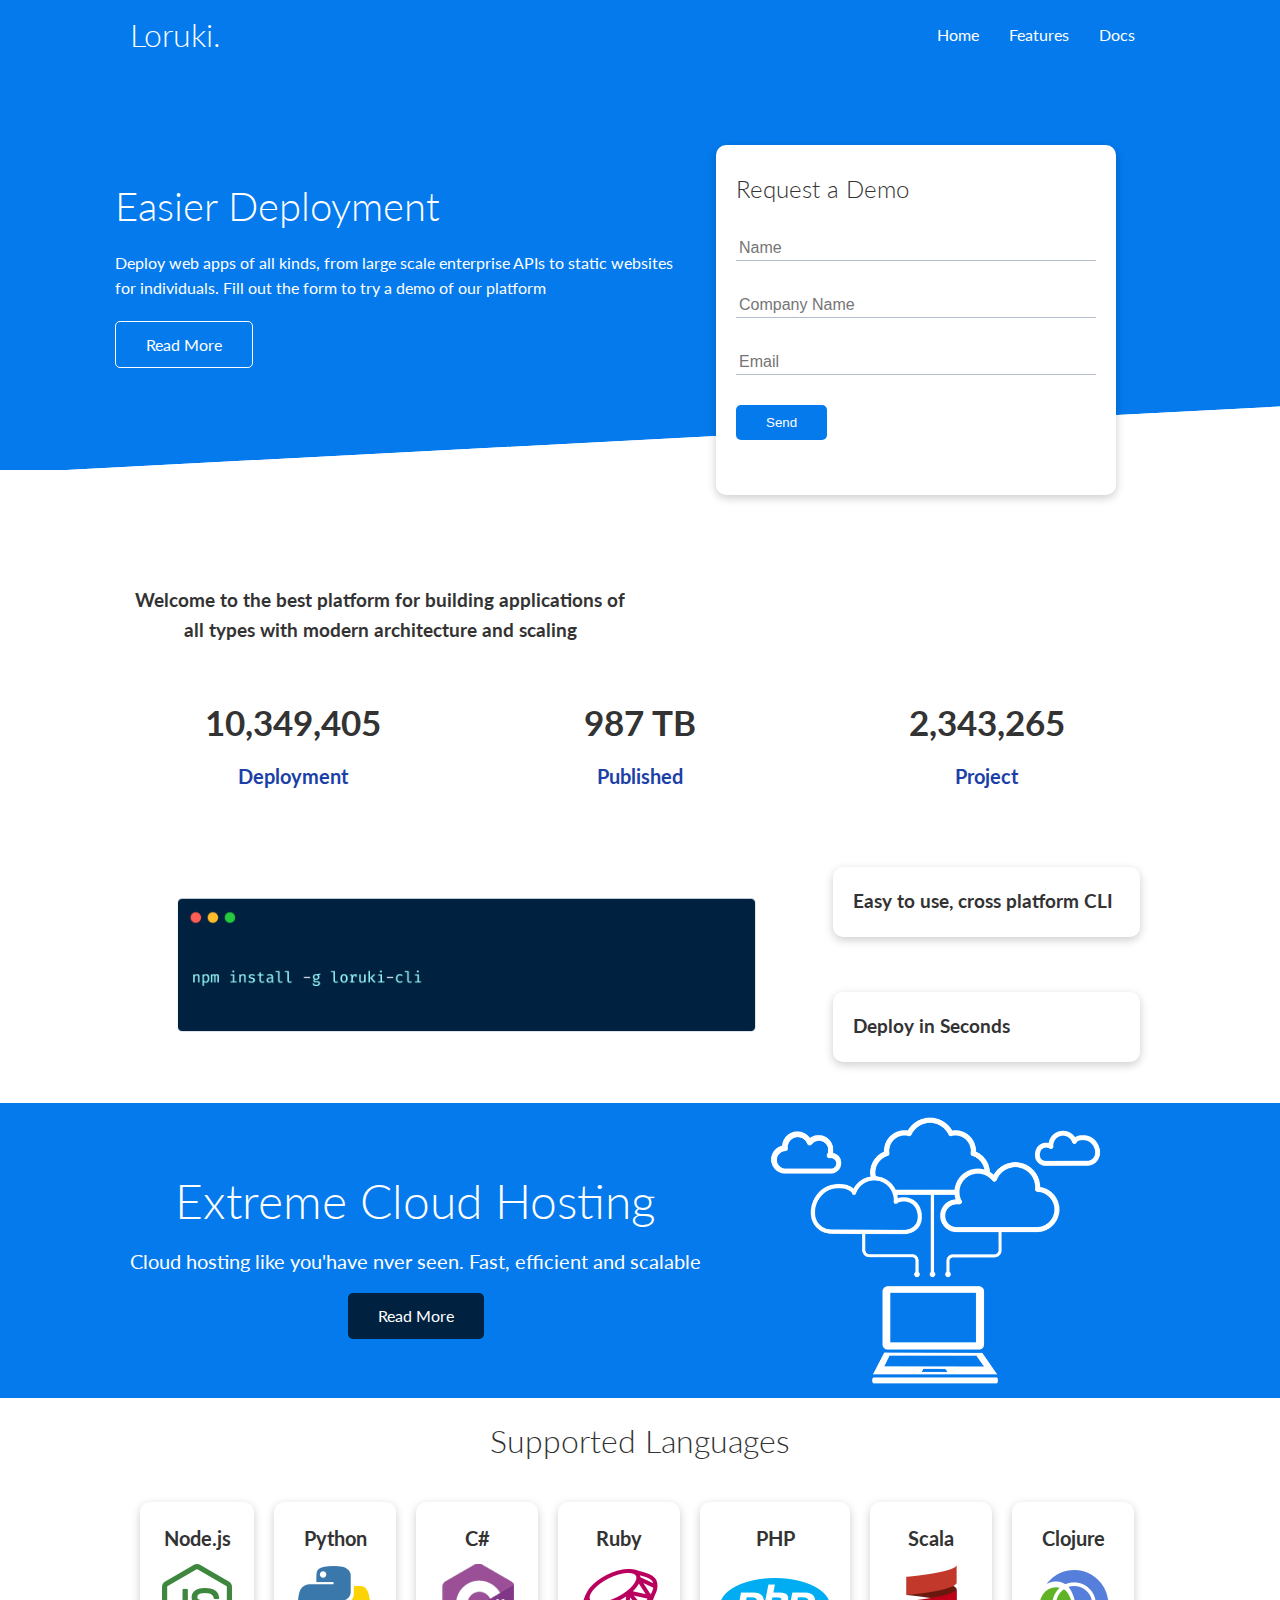
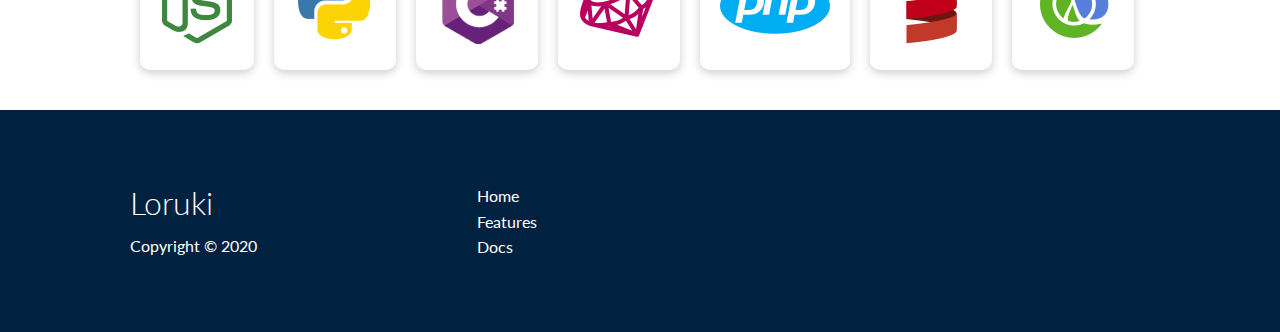
<file: index.html>
<!DOCTYPE html>
<html lang="en">
  <head>
    <meta charset="UTF-8" />
    <meta http-equiv="X-UA-Compatible" content="IE=edge" />
    <meta name="viewport" content="width=device-width, initial-scale=1.0" />

    <link
      rel="stylesheet"
      href="https://cdnjs.cloudflare.com/ajax/libs/font-awesome/6.0.0-beta3/css/all.min.css"
      integrity="sha512-Fo3rlrZj/k7ujTnHg4CGR2D7kSs0v4LLanw2qksYuRlEzO+tcaEPQogQ0KaoGN26/zrn20ImR1DfuLWnOo7aBA=="
      crossorigin="anonymous"
      referrerpolicy="no-referrer"
    />

    <link rel="stylesheet" href="css/style.css" />
    <link rel="stylesheet" href="css/utilities.css" />
    <title>Loruki | Cloud Hosting For Everyone</title>
  </head>
  <body>
    <!-- Navbar -->
    <div class="navbar">
      <div class="container flex">
        <h1 class="logo">Loruki.</h1>
        <nav>
          <ul>
            <li><a href="index.html">Home</a></li>
            <li><a href="features.html">Features</a></li>
            <li><a href="docs.html">Docs</a></li>
          </ul>
        </nav>
      </div>
    </div>

    <!-- Showcase -->
    <section class="showcase">
      <div class="container grid">
        <div class="showcase-text">
          <h1>Easier Deployment</h1>
          <p>
            Deploy web apps of all kinds, from large scale enterprise APIs to
            static websites for individuals. Fill out the form to try a demo of
            our platform
          </p>
          <a href="features.html" class="btn btn-outline">Read More</a>
        </div>

        <div class="showcase-form card">
          <h2>Request a Demo</h2>
          <form>
            <div class="form-control">
              <input type="text" name="name" placeholder="Name" required />
            </div>
            <div class="form-control">
              <input
                type="text"
                name="company"
                placeholder="Company Name"
                required
              />
            </div>
            <div class="form-control">
              <input type="email" name="email" placeholder="Email" required />
            </div>
            <input type="submit" value="Send" class="btn btn-primary" />
          </form>
        </div>
      </div>
    </section>
    <section class="stats">
      <div class="container">
        <h3 class="stats-heading text-center my-1">
          Welcome to the best platform for building applications of all types
          with modern architecture and scaling
        </h3>
        <div class="grid grid-3 text-center my-4">
          <div>
            <i class="fas fa-server fa-3x"></i>
            <h3>10,349,405</h3>
            <p class="text-secondary">Deployment</p>
          </div>
          <div>
            <i class="fas fa-refresh fa-3x"></i>
            <h3>987 TB</h3>
            <p class="text-secondary">Published</p>
          </div>
          <div>
            <i class="fas fa-project-diagram fa-3x"></i>
            <h3>2,343,265</h3>
            <p class="text-secondary">Project</p>
          </div>
        </div>
      </div>
    </section>
    <!-- Cli -->
    <section class="cli">
      <div class="container grid">
        <img src="images/cli.png" alt="" />
        <div class="card">
          <h3>Easy to use, cross platform CLI</h3>
        </div>
        <div class="card">
          <h3>Deploy in Seconds</h3>
        </div>
      </div>
    </section>

    <!-- Cloud -->
    <section class="cloud bg-primary my-2 py-y">
      <div class="container grid">
        <div class="text-center">
          <h2 class="lg">Extreme Cloud Hosting</h2>
          <p class="lead my-1">
            Cloud hosting like you'have nver seen. Fast, efficient and scalable
          </p>
          <a href="features.html" class="btn btn-dark"> Read More </a>
        </div>
        <img src="images/cloud.png" alt="" />
      </div>
    </section>

    <!-- Languages -->
    <section class="languages">
      <h2 class="md text-center my-2">Supported Languages</h2>
      <div class="container flex">
        <div class="card">
          <h4>Node.js</h4>
          <img src="images/logos/node.png" alt="" />
        </div>
        <div class="card">
          <h4>Python</h4>
          <img src="images/logos/python.png" alt="" />
        </div>
        <div class="card">
          <h4>C#</h4>
          <img src="images/logos/csharp.png" alt="" />
        </div>
        <div class="card">
          <h4>Ruby</h4>
          <img src="images/logos/ruby.png" alt="" />
        </div>
        <div class="card">
          <h4>PHP</h4>
          <img src="images/logos/php.png" alt="" />
        </div>
        <div class="card">
          <h4>Scala</h4>
          <img src="images/logos/scala.png" alt="" />
        </div>
        <div class="card">
          <h4>Clojure</h4>
          <img src="images/logos/clojure.png" alt="" />
        </div>
      </div>
    </section>

    <!-- Footer -->
    <footer class="footer bg-dark py-5">
      <div class="container grid grid-3">
        <div>
          <h1>Loruki</h1>
          <p>Copyright © 2020</p>
        </div>
        <nav>
          <ul>
            <li><a href="index.html">Home</a></li>
            <li><a href="features.html">Features</a></li>
            <li><a href="docs.html">Docs</a></li>
          </ul>
        </nav>
        <div class="social">
          <a href="#"><i class="fab fa-twitter fa-2x"></i></a>
          <a href="#"><i class="fab fa-instagram fa-2x"></i></a>
          <a href="#"><i class="fab fa-linkedin fa-2x"></i></a>
          <a href="#"><i class="fab fa-github fa-2x"></i></a>
        </div>
      </div>
    </footer>
  </body>
</html>
</file>
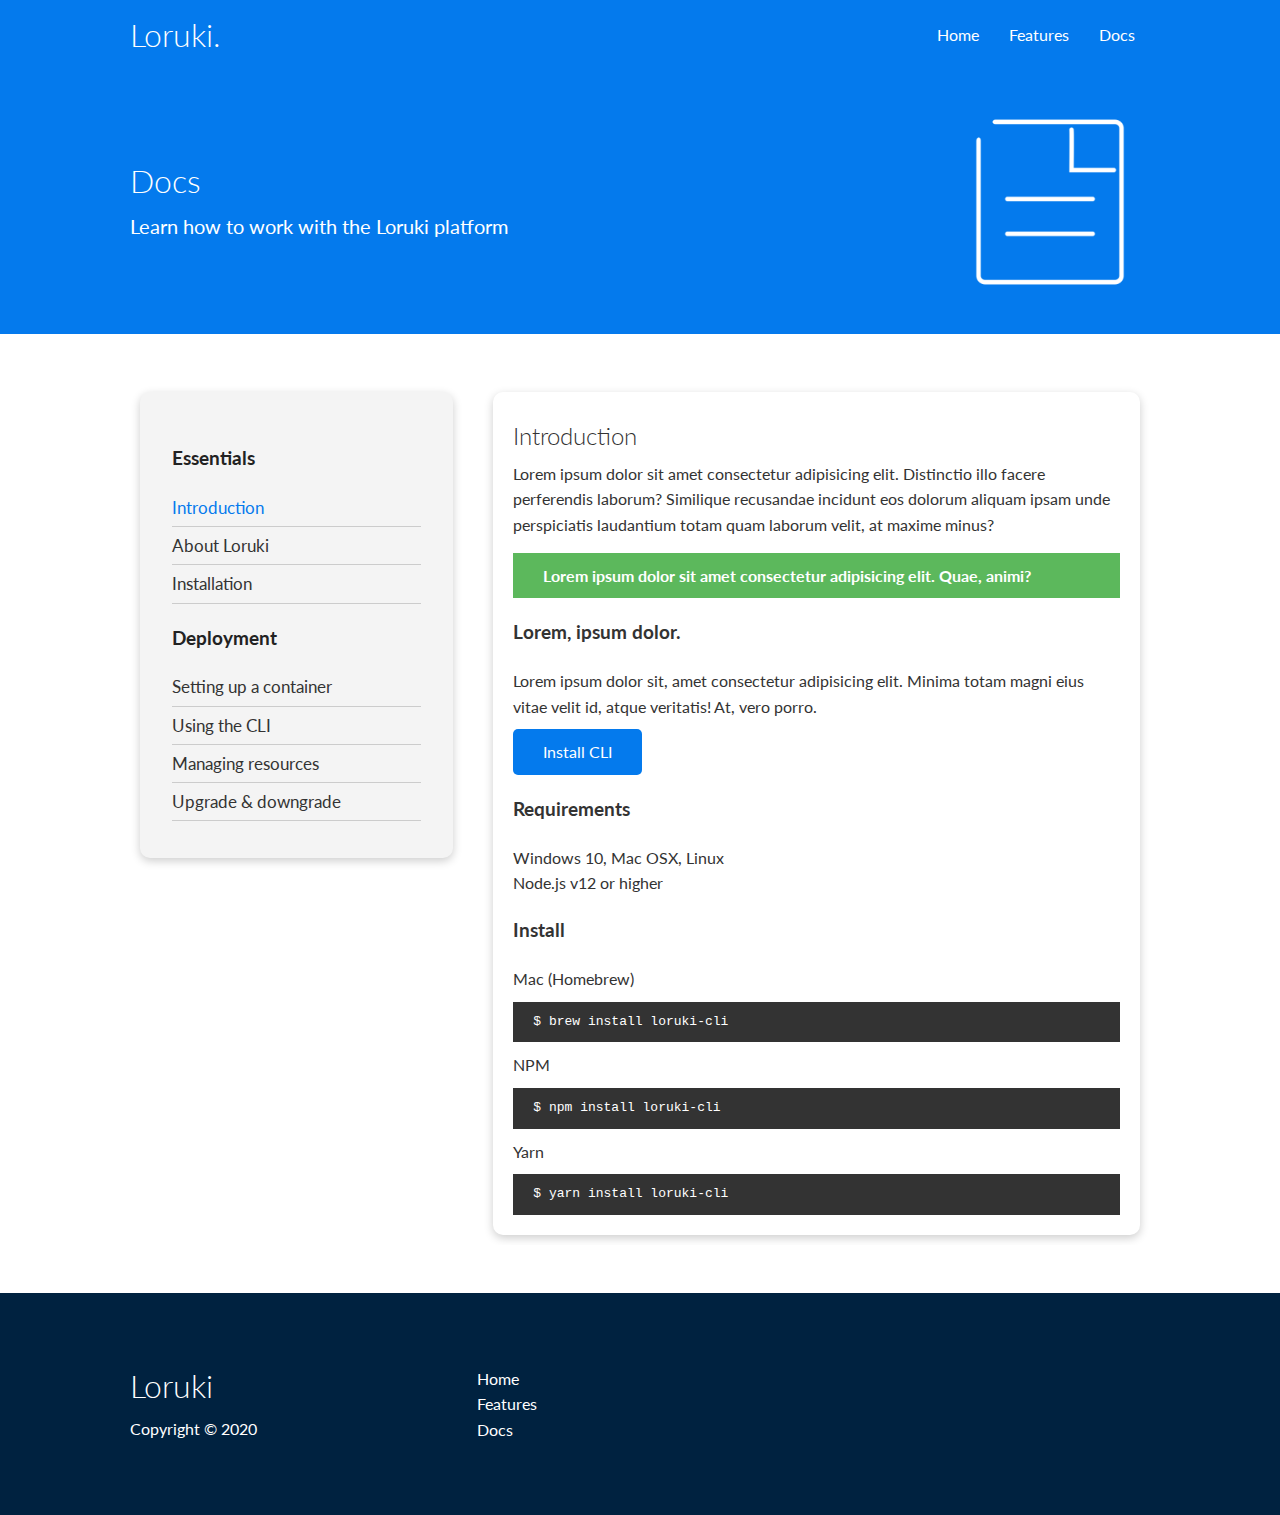
<file: docs.html>
<!DOCTYPE html>
<html lang="en">
  <head>
    <meta charset="UTF-8" />
    <meta http-equiv="X-UA-Compatible" content="IE=edge" />
    <meta name="viewport" content="width=device-width, initial-scale=1.0" />
    <title>Loruki | Cloud Hosting for Everyone</title>
    <link
      rel="stylesheet"
      href="https://cdnjs.cloudflare.com/ajax/libs/font-awesome/6.0.0-beta3/css/all.min.css"
      integrity="sha512-Fo3rlrZj/k7ujTnHg4CGR2D7kSs0v4LLanw2qksYuRlEzO+tcaEPQogQ0KaoGN26/zrn20ImR1DfuLWnOo7aBA=="
      crossorigin="anonymous"
      referrerpolicy="no-referrer"
    />
    <link rel="stylesheet" href="css/style.css" />
    <link rel="stylesheet" href="css/utilities.css" />
  </head>
  <body>
    <div class="navbar">
      <div class="container flex">
        <h1 class="logo">Loruki.</h1>
        <nav>
          <ul>
            <li><a href="index.html">Home</a></li>
            <li><a href="features.html">Features</a></li>
            <li><a href="docs.html">Docs</a></li>
          </ul>
        </nav>
      </div>
    </div>

    <!-- Head -->
    <!-- Head -->
    <section class="docs-head bg-primary py-3">
      <div class="container grid">
        <div>
          <h1 class="md">Docs</h1>
          <p class="lead">Learn how to work with the Loruki platform</p>
        </div>
        <img src="images/docs.png" alt="" />
      </div>
    </section>

    <section class="docs-main my-4">
      <div class="container grid">
        <div class="card bg-light p-3">
          <h3 class="my-2">Essentials</h3>
          <nav>
            <ul>
              <li><a class="text-primary " href="#">Introduction</a></li>
              <li><a href="#">About Loruki</a></li>
              <li><a href="#">Installation</a></li>
            </ul>
          </nav>

          <h3 class="my-2">Deployment</h3>
          <nav>
            <ul>
              <li><a href="#">Setting up a container</a></li>
              <li><a href="#">Using the CLI</a></li>
              <li><a href="#">Managing resources</a></li>
              <li><a href="#">Upgrade & downgrade</a></li>
            </ul>
          </nav>
        </div>
        <div class="card">
          <h2>Introduction</h2>
          <p>
            Lorem ipsum dolor sit amet consectetur adipisicing elit. Distinctio
            illo facere perferendis laborum? Similique recusandae incidunt eos
            dolorum aliquam ipsam unde perspiciatis laudantium totam quam
            laborum velit, at maxime minus?
          </p>

          <div class="alert alert-success">
            <i class="fas fa-info"></i> Lorem ipsum dolor sit amet consectetur
            adipisicing elit. Quae, animi?
          </div>

          <h3>Lorem, ipsum dolor.</h3>
          <p>
            Lorem ipsum dolor sit, amet consectetur adipisicing elit. Minima
            totam magni eius vitae velit id, atque veritatis! At, vero porro.
          </p>
          <a href="#" class="btn btn-primary">Install CLI</a>

          <h3>Requirements</h3>
          <ul>
            <li>Windows 10, Mac OSX, Linux</li>
            <li>Node.js v12 or higher</li>
          </ul>

          <h3>Install</h3>
          <p>Mac (Homebrew)</p>
          <pre><code>$ brew install loruki-cli</code></pre>
          <p>NPM</p>
          <pre><code>$ npm install loruki-cli</code></pre>
          <p>Yarn</p>
          <pre><code>$ yarn install loruki-cli</code></pre>
        </div>
      </div>
    </section>

    <!-- Footer -->
    <footer class="footer bg-dark py-5">
      <div class="container grid grid-3">
        <div>
          <h1>Loruki</h1>
          <p>Copyright © 2020</p>
        </div>
        <nav>
          <ul>
            <li><a href="index.html">Home</a></li>
            <li><a href="features.html">Features</a></li>
            <li><a href="docs.html">Docs</a></li>
          </ul>
        </nav>
        <div class="social">
          <a href="#"><i class="fab fa-twitter fa-2x"></i></a>
          <a href="#"><i class="fab fa-instagram fa-2x"></i></a>
          <a href="#"><i class="fab fa-linkedin fa-2x"></i></a>
          <a href="#"><i class="fab fa-github fa-2x"></i></a>
        </div>
      </div>
    </footer>
  </body>
</html>
</file>
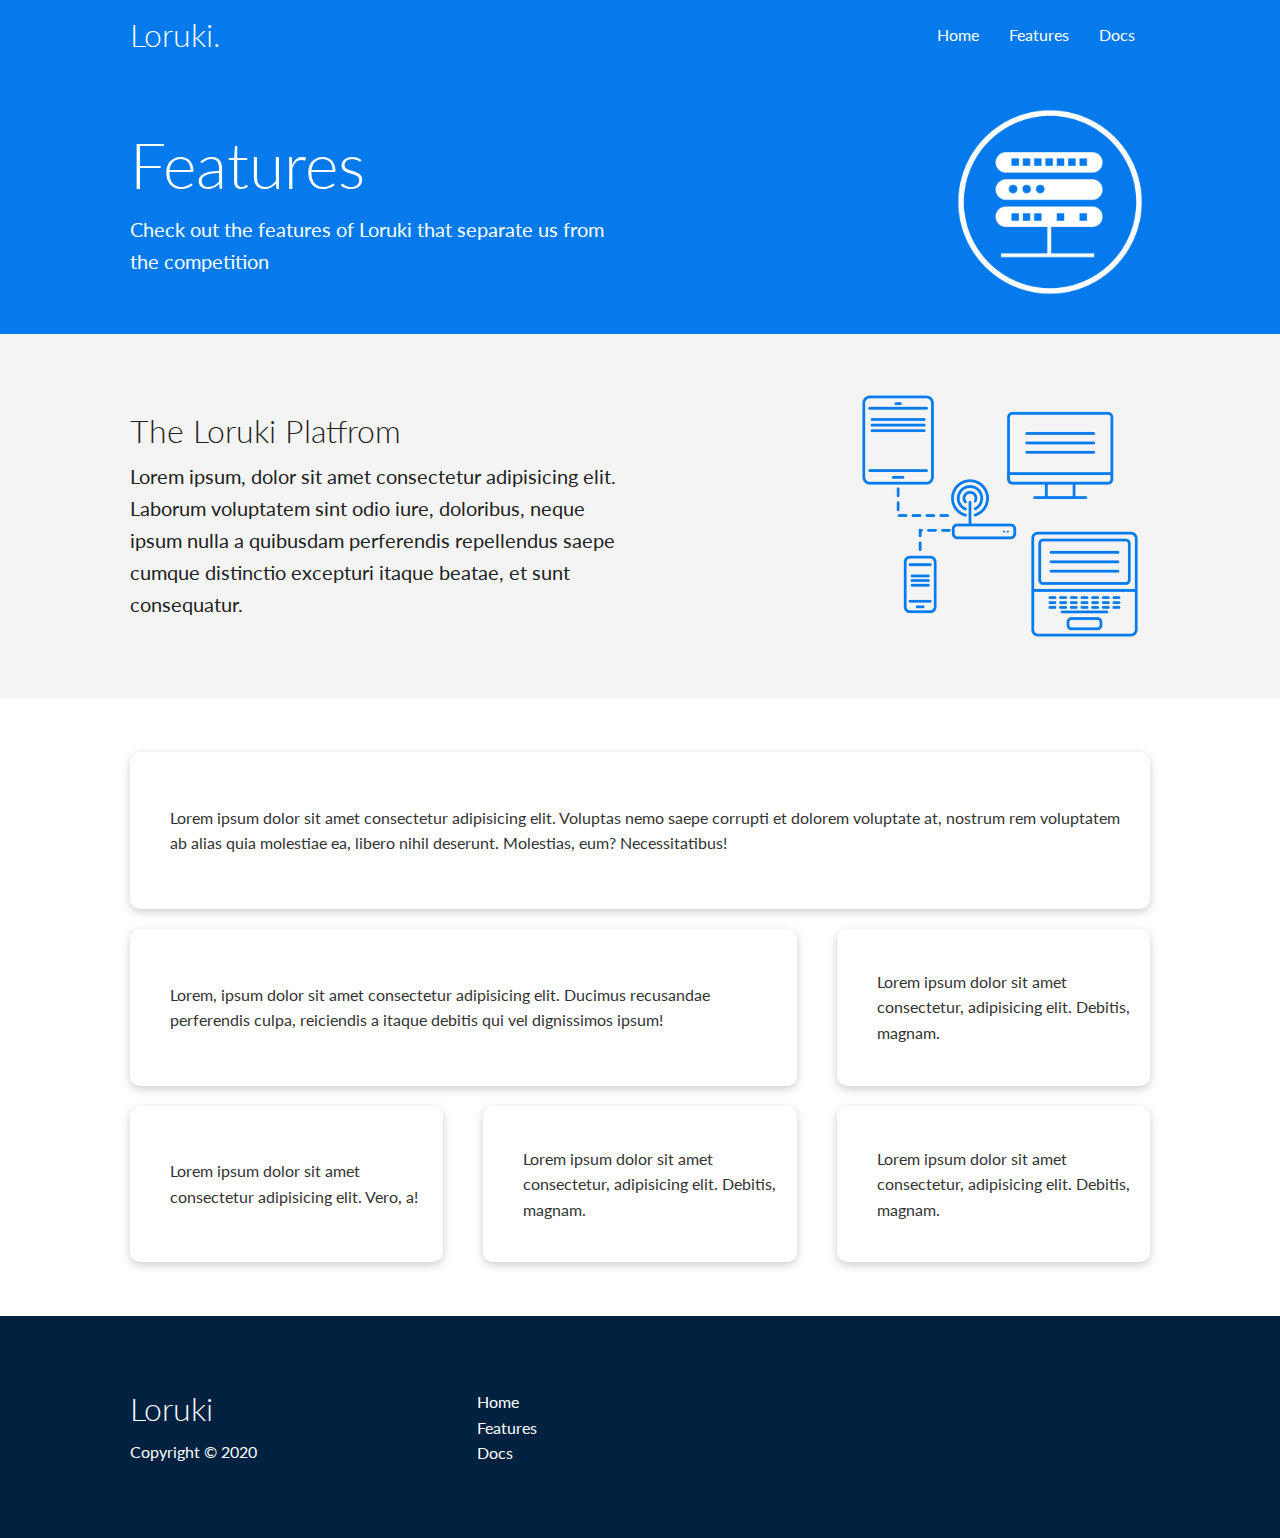
<file: features.html>
<!DOCTYPE html>
<html lang="en">
  <head>
    <meta charset="UTF-8" />
    <meta http-equiv="X-UA-Compatible" content="IE=edge" />
    <meta name="viewport" content="width=device-width, initial-scale=1.0" />
    <title>Loruki | Cloud Hosting for Everyone</title>
    <link
      rel="stylesheet"
      href="https://cdnjs.cloudflare.com/ajax/libs/font-awesome/6.0.0-beta3/css/all.min.css"
      integrity="sha512-Fo3rlrZj/k7ujTnHg4CGR2D7kSs0v4LLanw2qksYuRlEzO+tcaEPQogQ0KaoGN26/zrn20ImR1DfuLWnOo7aBA=="
      crossorigin="anonymous"
      referrerpolicy="no-referrer"
    />
    <link rel="stylesheet" href="css/style.css" />
    <link rel="stylesheet" href="css/utilities.css" />
  </head>
  <body>
    <div class="navbar">
      <div class="container flex">
        <h1 class="logo">Loruki.</h1>
        <nav>
          <ul>
            <li><a href="index.html">Home</a></li>
            <li><a href="features.html">Features</a></li>
            <li><a href="docs.html">Docs</a></li>
          </ul>
        </nav>
      </div>
    </div>

    <!-- Head -->
    <section class="features-head bg-primary py-3">
      <div class="container grid">
        <div>
          <h1 class="xl">Features</h1>
          <p class="lead">
            Check out the features of Loruki that separate us from the
            competition
          </p>
        </div>
        <img src="images/server.png" alt="" />
      </div>
    </section>

    <!-- Sub head -->
    <section class="features-sub-head bg-light py-3">
      <div class="container grid">
        <div>
          <h1 class="md">The Loruki Platfrom</h1>
          <p class="lead">
            Lorem ipsum, dolor sit amet consectetur adipisicing elit. Laborum
            voluptatem sint odio iure, doloribus, neque ipsum nulla a quibusdam
            perferendis repellendus saepe cumque distinctio excepturi itaque
            beatae, et sunt consequatur.
          </p>
        </div>
        <img src="images/server2.png" alt="" />
      </div>
    </section>

    <section class="features-main my-2">
      <div class="container grid grid-3">
        <div class="card flex">
          <i class="fas fa-server fa-3x"></i>
          <p>
            Lorem ipsum dolor sit amet consectetur adipisicing elit. Voluptas
            nemo saepe corrupti et dolorem voluptate at, nostrum rem voluptatem
            ab alias quia molestiae ea, libero nihil deserunt. Molestias, eum?
            Necessitatibus!
          </p>
        </div>
        <div class="card flex">
          <i class="fas fa-network-wired fa-3x"></i>
          <p>
            Lorem, ipsum dolor sit amet consectetur adipisicing elit. Ducimus
            recusandae perferendis culpa, reiciendis a itaque debitis qui vel
            dignissimos ipsum!
          </p>
        </div>
        <div class="card flex">
          <i class="fas fa-laptop-code fa-3x"></i>
          <p>
            Lorem ipsum dolor sit amet consectetur, adipisicing elit. Debitis,
            magnam.
          </p>
        </div>
        <div class="card flex">
          <i class="fas fa-database fa-3x"></i>
          <p>
            Lorem ipsum dolor sit amet consectetur adipisicing elit. Vero, a!
          </p>
        </div>
        <div class="card flex">
          <i class="fas fa-power-off fa-3x"></i>
          <p>
            Lorem ipsum dolor sit amet consectetur, adipisicing elit. Debitis,
            magnam.
          </p>
        </div>
        <div class="card flex">
          <i class="fas fa-upload fa-3x"></i>
          <p>
            Lorem ipsum dolor sit amet consectetur, adipisicing elit. Debitis,
            magnam.
          </p>
        </div>
      </div>
    </section>

    <!-- Footer -->
    <footer class="footer bg-dark py-5">
      <div class="container grid grid-3">
        <div>
          <h1>Loruki</h1>
          <p>Copyright © 2020</p>
        </div>
        <nav>
          <ul>
            <li><a href="index.html">Home</a></li>
            <li><a href="features.html">Features</a></li>
            <li><a href="docs.html">Docs</a></li>
          </ul>
        </nav>
        <div class="social">
          <a href="#"><i class="fab fa-twitter fa-2x"></i></a>
          <a href="#"><i class="fab fa-instagram fa-2x"></i></a>
          <a href="#"><i class="fab fa-linkedin fa-2x"></i></a>
          <a href="#"><i class="fab fa-github fa-2x"></i></a>
        </div>
      </div>
    </footer>
  </body>
</html>
</file>
<file: css/style.css>
@import url("https://fonts.googleapis.com/css2?family=Lato:wght@300&display=swap");

:root {
  --primary-color: #047aed;
  --secondary-color: #1c3fa8;
  --dark-color: #002240;
  --light-color: #f4f4f4;
  --success-color: #5cb85c;
  --alert-color: #d9534f;
}

* {
  box-sizing: border-box;
  padding: 0;
  margin: 0;
}

body {
  font-family: "Lato", sans-serif;
  color: #333;
  line-height: 1.6;
}

ul {
  list-style-type: none;
}

a {
  text-decoration: none;
  color: #333;
}

h1,
h2 {
  font-weight: 300;
  line-height: 1.2;
  margin: 10px 0;
}

p {
  margin: 10px 0;
}

img {
  width: 100%;
}

code,
pre {
  background-color: #333;
  color: #fff;
  padding: 10px;
}

/* Navbar */

.navbar {
  background-color: var(--primary-color);
  color: #fff;
  height: 70px;
}

.navbar .flex {
  justify-content: space-between;
}

.navbar ul {
  display: flex;
}

.navbar a {
  color: #fff;
  padding: 10px;
  margin: 0 5px;
}

.navbar a:hover {
  border-bottom: 2px solid #fff;
}

/* Showcase */
.showcase {
  height: 400px;
  background-color: var(--primary-color);
  color: #fff;
  position: relative;
}

.showcase h1 {
  font-size: 40px;
}

.showcase p {
  margin: 20px 0;
}

.showcase .grid {
  grid-template-columns: 55% 45%;
  gap: 30px;
  overflow: visible;
}

.showcase-form {
  position: relative;
  top: 50px;
  height: 350px;
  width: 400px;
  padding: 40px;
  z-index: 100;
  justify-content: flex-end;
  animation: slideInFromRight 1s ease-in;
}

.showcase-form .form-control {
  margin: 30px 0;
}

.showcase-form input[type="text"],
.showcase-form input[type="email"] {
  border: 0;
  border-bottom: 1px solid #b4becb;
  width: 100%;
  padding: 3px;
  font-size: 16px;
}

.showcase-form input:focus {
  outline: none;
}

.showcase::before,
.showcase::after {
  content: "";
  position: absolute;
  height: 100px;
  bottom: -70px;
  left: 0;
  right: 0;
  background-color: #fff;
  transform: skewY(-3deg);
  -webkit-transform: skewY(-3deg);
  -moz-transform: skewY(-3deg);
  -ms-transform: skewY(-3deg);
}

.showcase-text {
  animation: slideInFromLeft 1s ease-in;
}

/* Stats */
.stats {
  padding-top: 100px;
  animation: slideInFromBottom 1s ease-in;
}

.stats-heading {
  max-width: 500px;
  margin: auto;
}

.stats .grid h3 {
  font-size: 35px;
}

.stats .grid p {
  font-size: 20px;
  font-weight: bold;
}

/* Cli */

.cli .grid {
  grid-template-columns: repeat(3, 1fr);
  grid-template-rows: repeat(2, 1fr);
}

.cli .grid > *:first-child {
  grid-area: 1 / 1 / span 2 / span 2;
}

/* Cloud */
.cloud .grid {
  grid-template-columns: 4fr 3fr;
}

/* Lnaguage */
.languages .card {
  text-align: center;
  margin: 18px 10px 40px;
  transition: transform 0.2s ease-in;
}

.languages .flex {
  flex-wrap: wrap;
}

.languages .card h4 {
  font-size: 20px;
  margin-bottom: 10px;
}

.languages .card:hover {
  transform: translateY(-15px);
}

/* Features */
.features-head img,
.docs-head img {
  width: 200px;
  justify-self: flex-end;
}

.features-sub-head img {
  width: 300px;
  justify-self: flex-end;
}

.features-main .card > i {
  margin-right: 20px;
}

.features-main .grid {
  padding: 30px;
}

.features-main .grid > *:first-child {
  grid-area: 1 / 1 / span 1 / span 3;
}

.features-main .grid > *:nth-child(2) {
  grid-area: 2 / 1 / span 1 / span 2;
}

.features-main .grid {
  grid-template-rows: repeat(3, 1fr);
}

/* Docs */
.docs-main h3 {
  margin: 20px 0;
}

.docs-main .grid {
  grid-template-columns: 1fr 2fr;
  align-items: flex-start;
}

.docs-main nav li {
  font-size: 17px;
  padding-bottom: 5px;
  margin-bottom: 5px;
  border-bottom: 1px #ccc solid;
}

.docs-main a:hover {
  font-weight: bold;
}

/* Footer */
.footer .social a {
  margin: 0 10px;
}

/* Animations */
@keyframes slideInFromLeft {
  0% {
    transform: translateX(-100%);
  }

  100% {
    transform: translateX(0);
  }
}

@keyframes slideInFromRight {
  0% {
    transform: translateX(100%);
  }

  100% {
    transform: translateX(0);
  }
}

@keyframes slideInFromTop {
  0% {
    transform: translateY(-100%);
  }

  100% {
    transform: translateY(0);
  }
}

@keyframes slideInFromBottom {
  0% {
    transform: translateY(100%);
  }

  100% {
    transform: translateY(0);
  }
}

/* Tablests and under */
@media (max-width: 768px) {
  .grid,
  .showcase .grid,
  .stats .grid,
  .cli .grid,
  .cloud .grid,
  .features-main .grid,
  .docs-main .grid {
    grid-template-columns: 1fr;
    grid-template-rows: 1fr;
  }

  .showcase {
    height: auto;
  }

  .showcase-text {
    text-align: center;
    margin-top: 40px;
    animation: slideInFromTop 1s ease-in;
  }

  .showcase-form {
    justify-self: center;
    margin: auto;
    animation: slideInFromBottom 1s ease-in;
  }

  .cli .grid > *:first-child {
    grid-area: 1 / 1 / 1 / 1;
  }

  .features-head,
  .features-sub-head,
  .docs-head {
    text-align: center;
  }

  .features-head img,
  .features-sub-head img,
  .docs-head img {
    justify-self: center;
  }

  .features-main .grid > *:first-child,
  .features-main .grid > *:nth-child(2) {
    grid-column: 1;
  }
}

/* Mobile */
@media (max-width: 500px) {
  .navbar {
    height: 110px;
  }

  .navbar .flex {
    flex-direction: column;
  }

  .navbar ul {
    padding: 10px;
    background-color: rgba(0, 0, 0, 0.1);
  }
}
</file>
<file: css/utilities.css>
/* Utilities */
.container {
  max-width: 1100px;
  margin: 0 auto;
  overflow: auto;
  padding: 0 40px;
}

.card {
  background-color: #fff;
  color: #333;
  border-radius: 10px;
  box-shadow: 0 3px 10px rgba(0, 0, 0, 0.2);
  padding: 20px;
  margin: 10px;
}

.flex {
  display: flex;
  align-items: center;
  height: 100%;
}

.grid {
  display: grid;
  grid-template-columns: repeat(2, 1fr);
  gap: 20px;
  justify-content: center;
  align-items: center;
  height: 100%;
}

.grid-3 {
  grid-template-columns: repeat(3, 1fr);
}

.btn {
  display: inline-block;
  padding: 10px 30px;
  cursor: pointer;
  background-color: var(--primary-color);
  color: #fff;
  border: none;
  border-radius: 5px;
}

.btn-outline {
  background-color: transparent;
  border: 1px #fff solid;
}

.btn:hover {
  transform: scale(0.98);
}

/* background & colored buttons*/
.bg-primary,
.btn-primary {
  background-color: var(--primary-color);
  color: #fff;
}

.bg-secondary,
.btn-secondary {
  background-color: var(--secondary-color);
  color: #fff;
}

.bg-light,
.btn-light {
  background-color: var(--light-color);
  color: #222;
}

.bg-dark,
.btn-dark {
  background-color: var(--dark-color);
  color: #fff;
}

.bg-primary a,
.btn-primary a,
.bg-secondary a,
.btn-secondary a,
.bg-dark a,
.btn-dark a {
  color: #fff;
}

/* text color */
.text-primary {
  color: var(--primary-color);
}

.text-secondary {
  color: var(--secondary-color);
}

.txt-light {
  color: var(--light-color);
}

.text-dark {
  color: var(--dark-color);
}

/* Alert */
.alert {
  background-color: var(--light-color);
  padding: 10px 20px;
  font-weight: bold;
  margin: 15px 0;
}

.alert i {
  margin-right: 10px;
}

.alert-success {
  background-color: var(--success-color);
  color: #fff;
}

.alert-error {
  background-color: var(--alert-color);
}

/* Text sizes */
.text-center {
  text-align: center;
}

.lead {
  font-size: 20px;
}

.sm {
  font-size: 1rem;
}

.md {
  font-size: 2rem;
}

.lg {
  font-size: 3rem;
}

.xl {
  font-size: 4rem;
}

/* margin */
.my-1 {
  margin: 1rem 0;
}

.my-2 {
  margin: 1.5rem 0;
}

.my-3 {
  margin: 2rem 0;
}

.my-4 {
  margin: 3rem 0;
}

.my-5 {
  margin: 4rem 0;
}
.m-1 {
  margin: 1rem;
}

.m-2 {
  margin: 1.5rem;
}

.m-3 {
  margin: 2rem;
}

.m-4 {
  margin: 3rem;
}

.m-5 {
  margin: 4rem;
}

/* Padding */
.py-1 {
  padding: 1rem 0;
}

.py-2 {
  padding: 1.5rem 0;
}

.py-3 {
  padding: 2rem 0;
}

.py-4 {
  padding: 3rem 0;
}

.py-5 {
  padding: 4rem 0;
}

.p-1 {
  padding: 1rem;
}

.p-2 {
  padding: 1.5rem;
}

.p-3 {
  padding: 2rem;
}

.p-4 {
  padding: 3rem;
}

.p-5 {
  padding: 4rem;
}
</file>
